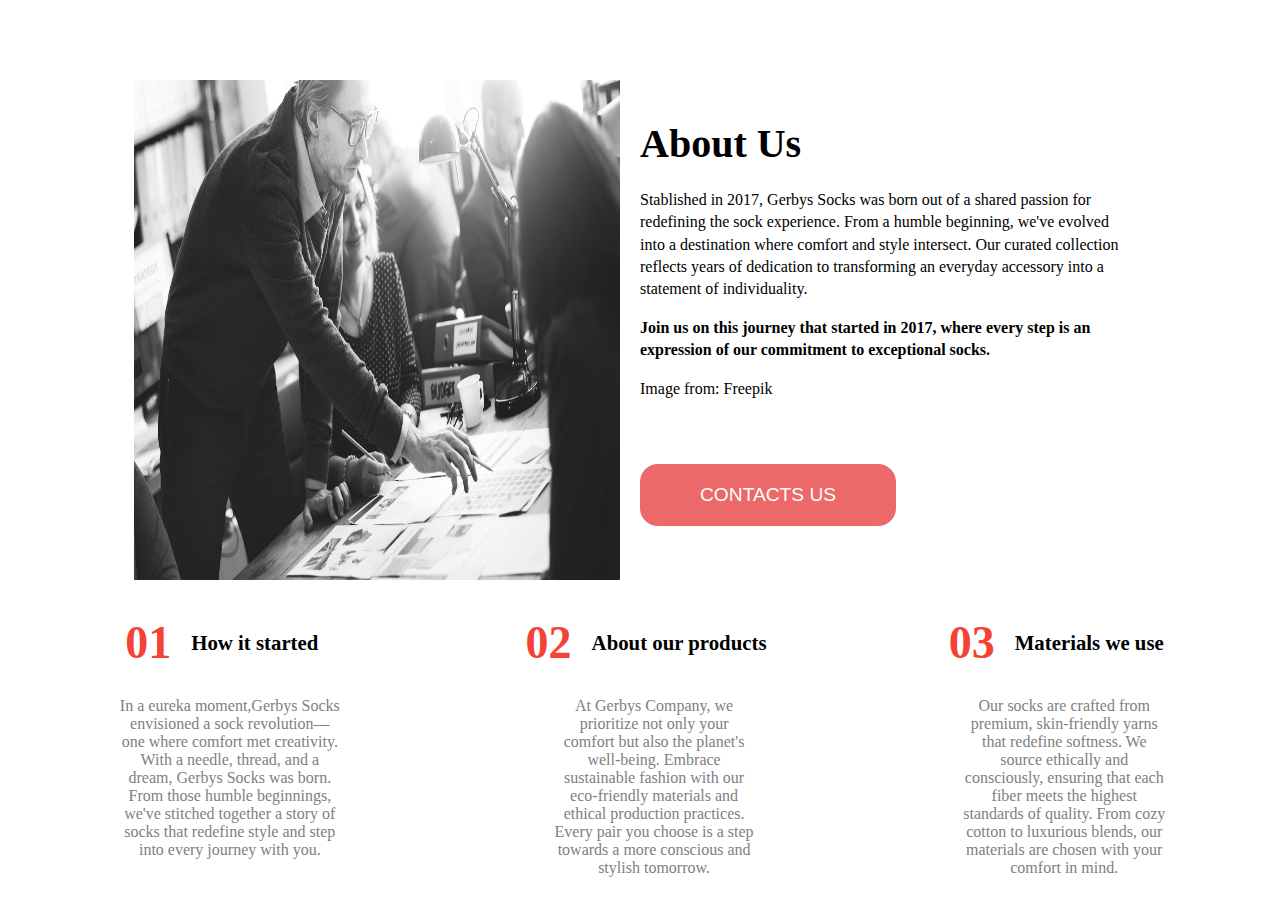
<file: aboutus.html>
<!DOCTYPE html>
<html lang="en">
<head>
    <meta charset="UTF-8">
    <meta name="viewport" content="width=device-width, initial-scale=1.0">
    <title>About Us</title>
   
</head>
<style>
    body {
        font-family: 'Roboto', serif;
    }

    .about-us-page {
        margin-top: 5rem;
    }

    .about-section {
        width: 80%;
        margin: 0 auto;
        display: flex;
    }

    .image {
        flex: 1;
    }

    .image img {
        max-width: 100%;
        height: 500px;
    }

    .content {
        flex: 1;
        padding: 20px;
        line-height: 1.4rem;
    }

    h2 {
        font-size: 40px;
    }

    p {
        font-size: 16px;
    }

    strong {
        font-weight: bold;
    }

    .image-link {
        color: black;
    }

    .red-button {
    margin-top: 3rem;
    background-color: rgba(228, 42, 42, 0.7);
    color: white;
    padding: 20px 60px;
    border: none;
    border-radius: 18px;
    cursor: pointer;
    text-transform: uppercase;
    font-size: 1.2rem;
    transition: background-color 0.5s; 
}

.red-button:hover {
    background-color: #ff0000; 
}

    .stats-section {
        margin-top: 2rem;
        display: flex;
        justify-content: space-around;
    }

    .stat {
        text-align: center;
    }

    .number {
        font-size: 46px;
        font-weight: bold;
        color: #f44336;
    }

    .stat-title {
        margin: auto 1rem;
        margin-bottom: 1.4rem;
        font-weight: bold;
        font-size: 1.3rem;
        display: inline-block;
        vertical-align: middle;
    }

    .stat-description {
        width: 50%;
        margin: 1.2rem auto;
        color: #808080FF;
    }
</style>
<body>
    <div class="about-us-page">
        <div class="about-section">
            <div class="image">
                  <img src="companyworking.jpg" alt="Image 1">
            </div>

            <div class="content">
               <h2>About Us</h2>
               <p>Stablished in 2017, Gerbys Socks was born out of a
                shared passion for redefining the sock experience. From a humble beginning, we've evolved into a
                 destination where comfort and style intersect. Our curated collection reflects years of dedication to transforming an everyday 
                 accessory into a statement of individuality.</p>
               <p><strong>Join us on this journey that started in 2017, where every step is an expression of our 
                commitment to exceptional socks.
                </strong></p>
               <p>Image from: <a class="image-link" href="https://www.freepik.com"></a>Freepik</p>
               <button class="red-button"><link rel="stylesheet" href="">Contacts Us</button>
            </div>
         </div>
            <div class="stats-section">
                 <div class="stat">
                    <span class="number">01</span>
                    <span class="stat-title">How it started</span>
                    <p class="stat-description">In a eureka moment,Gerbys Socks envisioned a sock revolution—one where comfort met creativity. With a needle, thread, and a dream, Gerbys Socks was born. From those humble beginnings, we've stitched together a story of socks that redefine style and step into every journey with you.</p>
                 </div>
            
            <div class="stat">
                <span class="number">02</span>
                <span class="stat-title">About our products</span>
                <p class="stat-description">
                    At Gerbys Company, we prioritize not only your comfort but also the planet's well-being. Embrace sustainable fashion with our eco-friendly materials and ethical production practices. Every pair you choose is a step towards a more conscious and stylish tomorrow.
                </p>
                </div>

             <div class="stat">
                <span class="number">03</span>
                <span class="stat-title">Materials we use</span>
                <p class="stat-description">Our socks are crafted from premium, skin-friendly yarns that redefine softness. We source ethically and consciously, ensuring that each fiber meets the highest standards of quality. From cozy cotton to luxurious blends, our materials are chosen with your comfort in mind.</p>
             </div>
        
         </div>
</body>
</html>
</file>
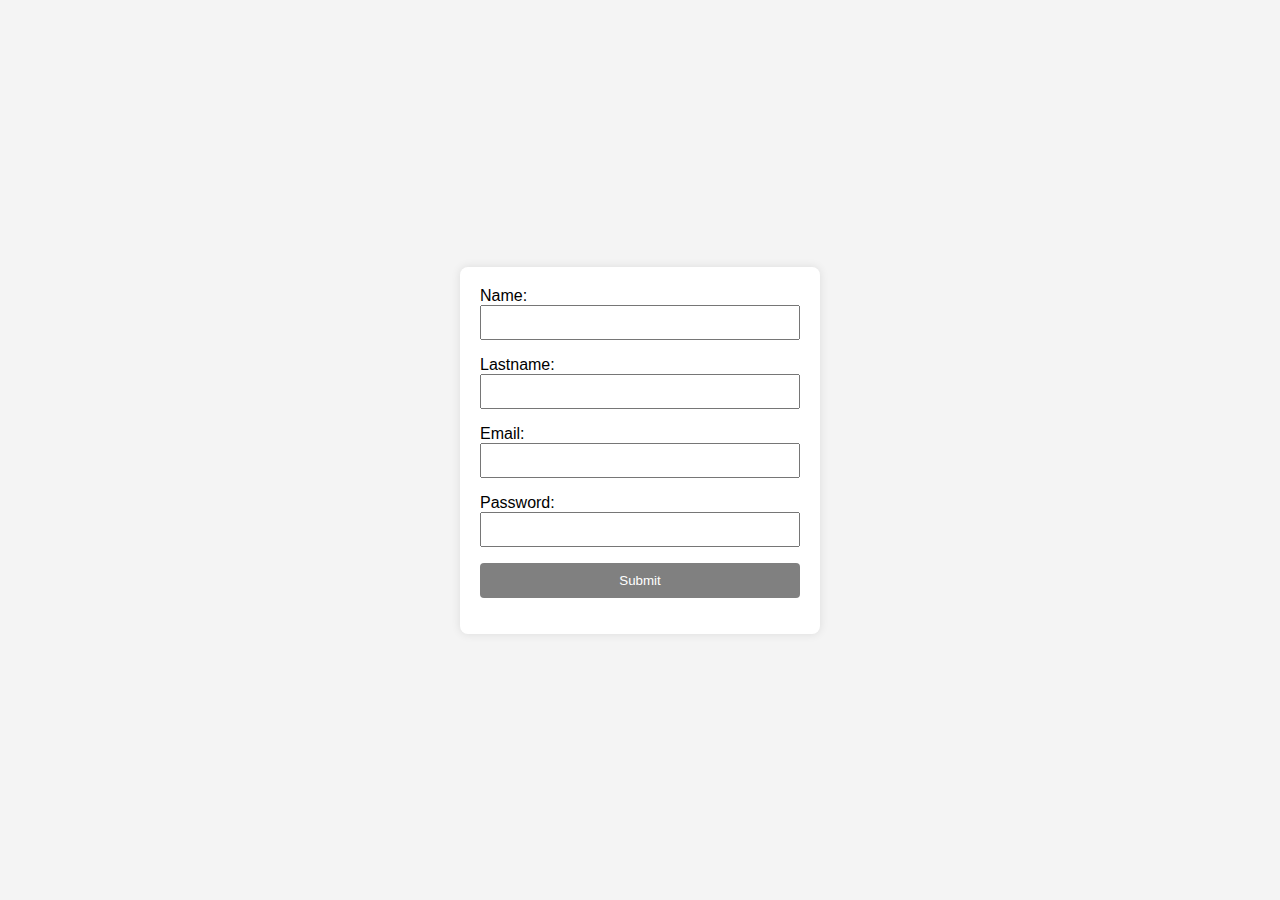
<file: login.html>
<!DOCTYPE html>
<html lang="en">
<head>
    <meta charset="UTF-8">
    <meta name="viewport" content="width=device-width, initial-scale=1.0">
    <title>Log in</title>

    <style>
        body {
            font-family: Arial, sans-serif;
            background-color: #f4f4f4;
            margin: 0;
            display: flex;
            align-items: center;
            justify-content: center;
            height: 100vh;
        }

        form {
            background-color: #fff;
            padding: 20px;
            width: 25%;
            border-radius: 8px;
            box-shadow: 0 0 10px rgba(0, 0, 0, 0.1);
        }

        p {
            margin: 0;
        }

        label {
            display: block;
            margin-bottom: 8px;
        }

        input {
            width: 100%;
            padding: 8px;
            margin-bottom: 16px;
            box-sizing: border-box;
        }

        input[type="submit"] {
            background-color: grey;
            color: white;
            padding: 10px 15px;
            border: none;
            border-radius: 4px;
            cursor: pointer;
        }

        input[type="submit"]:hover {
            background-color: red;
        }

        .error-message {
            color: red;
            margin-top: -10px;
            margin-bottom: 10px;
        }

        .success-message {
            color: rgb(24, 202, 24);
            margin-top: 10px;
            margin-bottom: 10px;
        }
    </style>
</head>

<body>

    <form action="" class="form" onsubmit="return validateForm()">
        <p>Name: <input type="text" id="name"></p>
        <p>Lastname: <input type="text" id="lastname"></p>
        <p>Email: <input type="email" id="email"></p>
        <p>Password: <input type="password" id="password"></p>
        <input type="submit">
    </form>

    <script>
        function validateForm() {
            let name = document.getElementById('name').value;
            let lastname = document.getElementById('lastname').value;
            let email = document.getElementById('email').value;
            let password = document.getElementById('password').value;

            let nameRegex = /^[a-zA-Z\s]+$/;
            if (!nameRegex.test(name)) {
                alert('Please enter a valid name.');
                return false;
            }

            let lastnameRegex = /^[a-zA-Z\s]+$/;
            if (!lastnameRegex.test(lastname)) {
                alert('Please enter a valid lastname.');
                return false;
            }

            let emailRegex = /^[^\s@]+@[^\s@]+\.[^\s@]+$/;
            if (!emailRegex.test(email)) {
                alert('Please enter a valid email address');
                return false;
            }

            if (password.length < 6) {
                alert('Password must be at least 6 characters long');
                return false;
            }

            
            displaySuccessMessage();

            
            return false;
        }

        function displaySuccessMessage() {
          
            let successMessage = document.createElement('p');
            successMessage.textContent = 'Form submitted successfully!';
            successMessage.className = 'success-message';

            
            let form = document.querySelector('.form');
            form.appendChild(successMessage);
        }
    </script>

</body>
</html>
</file>
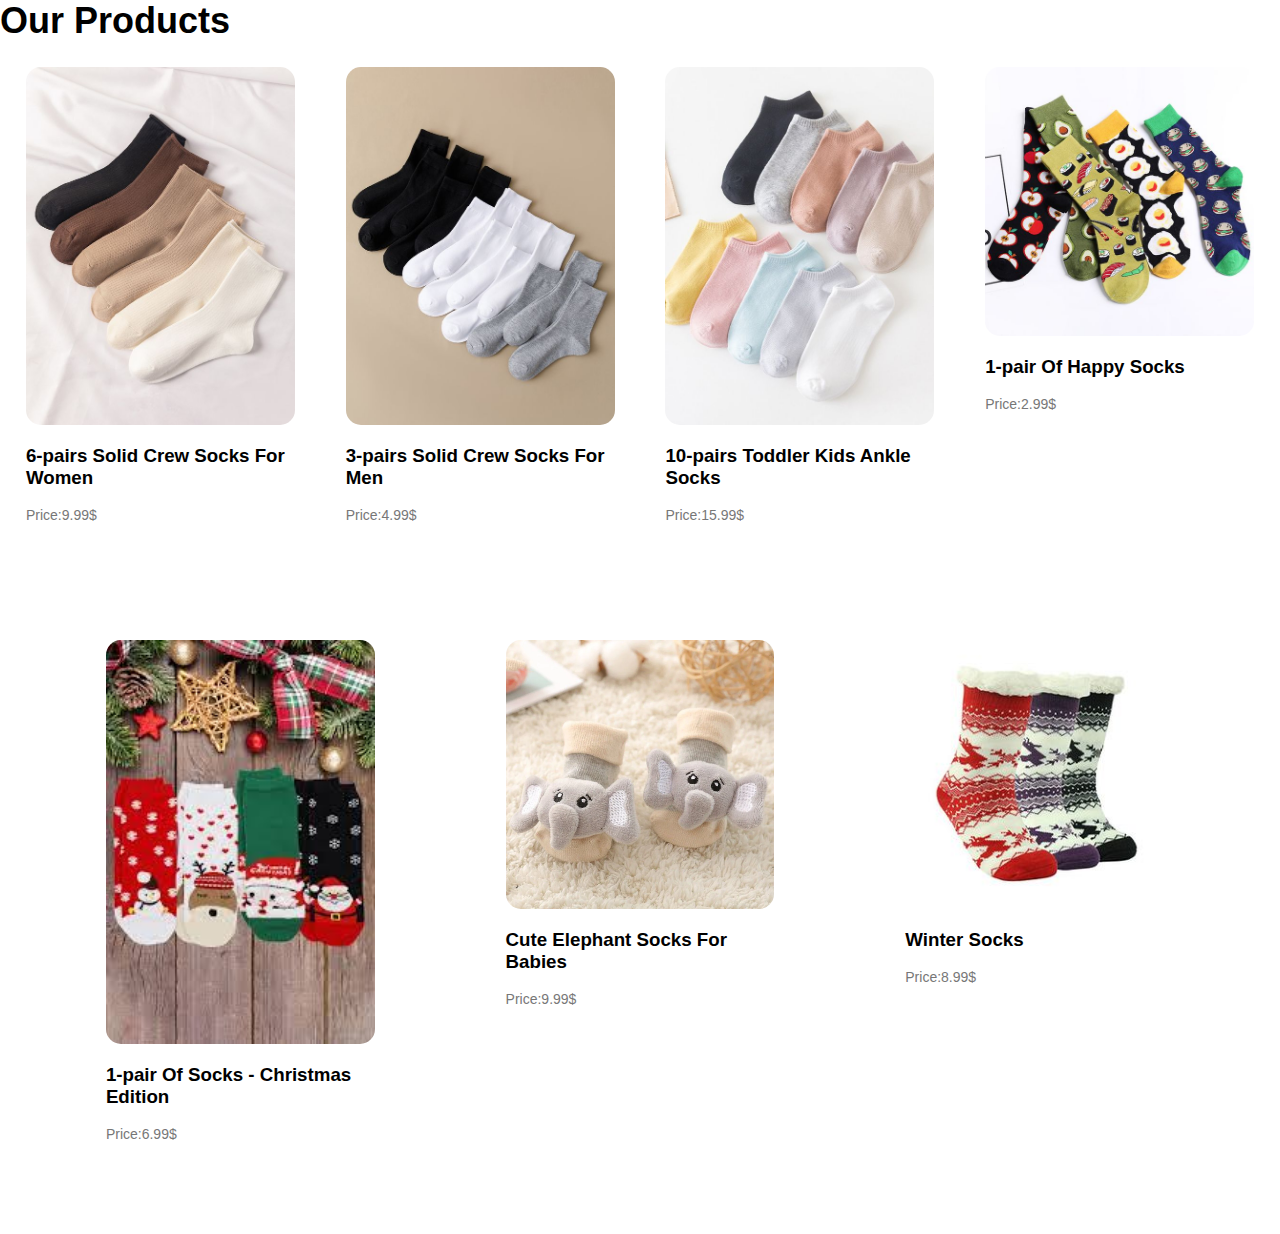
<file: products.html>
<!DOCTYPE html>
<html lang="en">
<head>
    <meta charset="UTF-8">
    <meta name="viewport" content="width=device-width, initial-scale=1.0">
    <title>Products</title>
    <link rel="stylesheet" href="style.css">
</head>
<body>
    <section class="products">
        <h1>Our Products</h1>
        <div class="row1">
          <div class="products-col">
            <img src="basicw.jpg" />
            <h3>6-pairs Solid Crew Socks For Women</h3>
            <p>Price:9.99$</p>
               </div>
          <div class="products-col">
            <img src="whiteblacksocks.jpg" />
            <h3>3-pairs Solid Crew Socks For Men</h3>
            <p>Price:4.99$</p>
          </div>
          <div class="products-col">
            <img src="toddlers.jpg" />
            <h3>10-pairs Toddler Kids Ankle Socks</h3>
            <p>Price:15.99$ </p>
          </div>
          <div class="products-col">
              <img src="funkysocks.jpg" />
              <h3>1-pair Of Happy Socks</h3>
              <p>Price:2.99$ </p>
          </div>
          <div class="products-col">
              <img src="xmas.jpg" />
              <h3>1-pair Of Socks - Christmas Edition</h3>
              <p>Price:6.99$ </p>
              </div>
              <div class="products-col">
                <img src="Elephantsocks.jpg" />
                <h3>Cute Elephant Socks For Babies</h3>
                <p>Price:9.99$ </p>
                </div>
                <div class="products-col">
                  <img src="wintersocks.jpg" />
                  <h3>Winter Socks</h3>
                  <p>Price:8.99$ </p>
          </div>
        </div>
      </section>
</body>
</html>
</file>
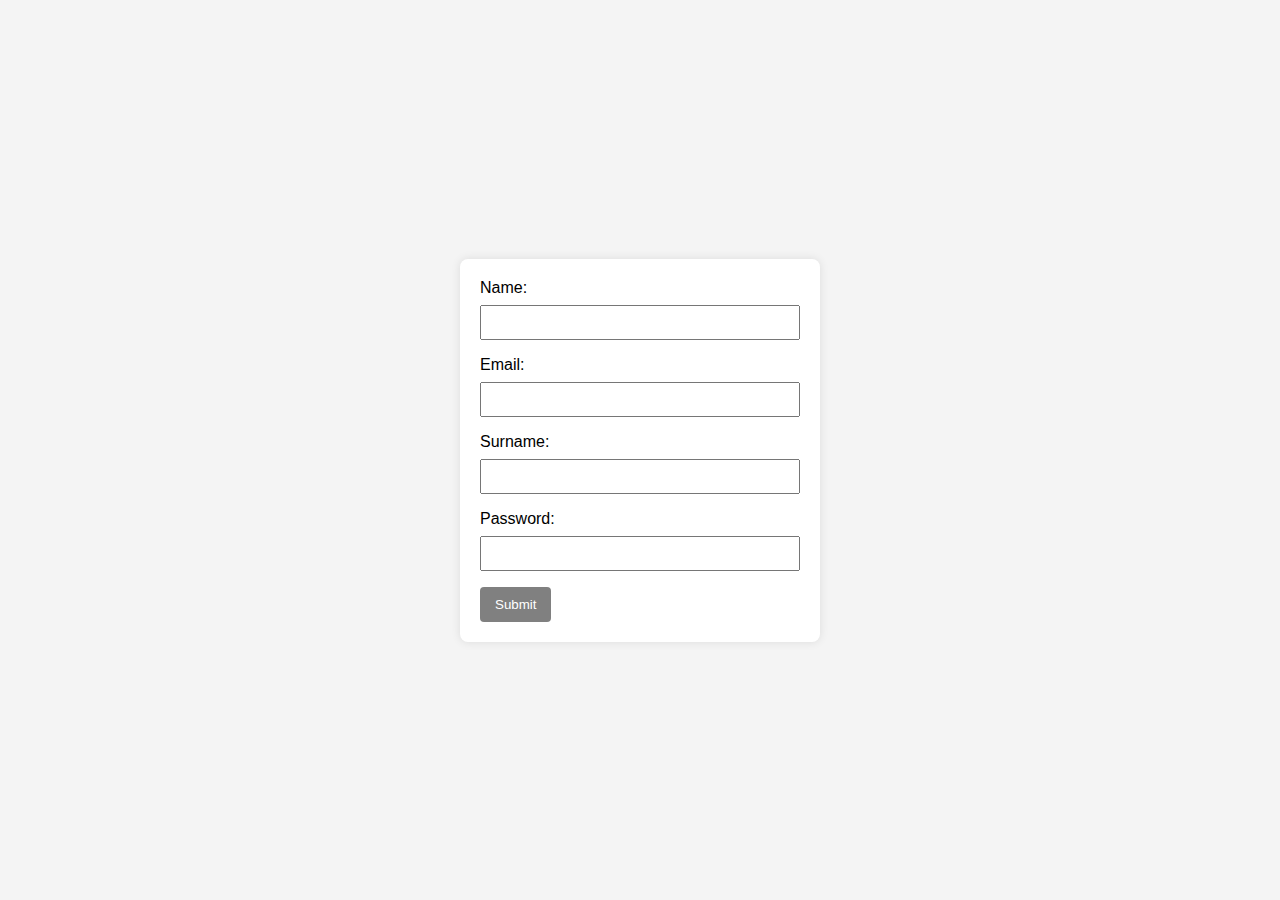
<file: signup.html>
<!DOCTYPE html>
<html lang="en">
<head>
    <meta charset="UTF-8">
    <meta name="viewport" content="width=device-width, initial-scale=1.0">
    <title>Sign Up</title>
    <style>
        body {
            font-family: Arial, sans-serif;
            background-color: #f4f4f4;
            margin: 0;
            display: flex;
            align-items: center;
            justify-content: center;
            height: 100vh;
        }

        form {
            background-color: #fff;
            padding: 20px;
            width: 25%;
            border-radius: 8px;
            box-shadow: 0 0 10px rgba(0, 0, 0, 0.1);
        }

        label {
            display: block;
            margin-bottom: 8px;
        }

        input {
            width: 100%;
            padding: 8px;
            margin-bottom: 16px;
            box-sizing: border-box;
        }

        button {
            background-color: grey;
            color: white;
            padding: 10px 15px;
            border: none;
            border-radius: 4px;
            cursor: pointer;
        }

        button:hover {
            background-color: red;
        }

        .error-message {
            color: red;
            margin-top: -10px;
            margin-bottom: 10px;
        }
    </style>
</head>
<body>
    
<form id="signup">
    <label>Name:</label>
    <input type="text" id="name">
    <div class="error-message" id="nameError"></div>

    <label>Email:</label>
    <input type="text" id="email">
    <div class="error-message" id="emailError"></div>

   
    <label>Surname:</label>
    <input type="text" id="surname">
    <div class="error-message" id="surnameError"></div>

    <label>Password:</label>
    <input type="password" id="password">
    <div class="error-message" id="passwordError"></div>

    
    <button type="button" onclick="validateForm()">Submit</button>
</form>

<script>
    let nameRegex = /^[A-Z][a-z]{3,8}$/;
    let surnameRegex = /^[A-Z][a-z]{3,8}$/; 
    let emailRegex = /[a-zA-Z.-_]+@[a-z]+\.[a-z]{2,3}$/;
    let passwordRegex = /^(?=.*\d)(?=.*[a-z])(?=.*[A-Z]).{6,20}$/; 

    function validateForm(){
        let nameInput = document.getElementById('name');
        let nameError = document.getElementById('nameError');
        let surnameInput = document.getElementById('surname');
        let surnameError = document.getElementById('surnameError');
        let emailInput = document.getElementById('email');
        let emailError = document.getElementById('emailError');
        let passwordInput = document.getElementById('password');
        let passwordError = document.getElementById('passwordError');

        nameError.innerText = '';
        surnameError.innerText = '';
        emailError.innerText = '';
        passwordError.innerText = '';

        if(!nameRegex.test(nameInput.value)){
            nameError.innerText = 'Invalid name';
            return;
        }
        if(!surnameRegex.test(surnameInput.value)){
            surnameError.innerText = 'Invalid surname';
            return;
        }
        if(!emailRegex.test(emailInput.value)){
            emailError.innerText = 'Invalid email';
            return;
        }
        if(!passwordRegex.test(passwordInput.value)){
            passwordError.innerText = 'Invalid password';
            return;
        }

        alert('Form submitted successfully!');
    }
</script>
</body>
</html>
</file>
<file: style.css>
* {
  margin: 0;
  padding: 0;
  font-family: "Poppins", sans-serif;
}

.header {
  min-height: 100vh;
  width: 100%;
  background-image: url(wallpaper.jpg);
  background-position: center;
  background-size: cover;
  position: relative;
}

nav {
  display: flex;
  padding: 2% 6%;
  justify-content: space-between;
  align-items: center;
}

nav img {
  width: 165px;
}

.nav-links {
  flex: 1;
  text-align: right;
}

.nav-links ul li {
  list-style-type: none;
  display: inline-block;
  padding: 8px 12px;
  position: relative;
}

.nav-links ul li a {
  color: gray;
  text-decoration: none;
  font-size: 13px;
}

.nav-links ul li::after {
  content: "";
  width: 0%;
  height: 2px;
  background: #f44336;
  display: block;
  margin: auto;
  transition: 0.5s;
}

.nav-links ul li:hover::after {
  width: 100%;
}
.text-box {
  width: 90%;
  color: #fff;
  position: absolute;
  top: 50%;
  left: 50%;
  transform: translate(-50%, -50%);
  text-align: center;
}
.text-box h1 {
  font-size: 62px;
  color: gray;
}
.text-box p {
  margin: 10px 0 40px;
  font-size: 14px;
  color: #777;
}
.hero-btn {
  display: inline-block;
  text-decoration: gray;
  color: #fff;
  border: 1px solid gray;
  padding: 12px 34px;
  font-size: 13px;
  background: transparent;
  position: relative;
  cursor: pointer;
  transition: 1s;
}

.hero-btn:hover {
  border: 1px solid #f44336;
  background: #f44336;
  transition: ease-in-out 1s;
}

.hero-btn.red {
  border: 1px solid #f44336;
  background: #f44336;
}
nav .fa {
  display: none;
}

.offer {
  width: 80%;
  margin: auto;
  text-align: center;
  padding-top: 100px;
}

h1 {
  font-size: 36px;
  font-weight: 600;
}

p {
  color: #777;
  font-size: 14px;
  font-weight: 300;
  line-height: 22px;
  padding: 10px;
}

.row {
  margin-top: 5%;
  display: flex;
  justify-content: space-between;
}

.offer-col {
  flex-basis: 31%;
  background: #fff3f3;
  border-radius: 10px;
  margin-bottom: 5%;
  padding: 20px 12px;
  box-sizing: border-box;
  transition: 0.5s;
}

h3 {
  text-align: center;
  font-weight: 600;
  margin: 10px 0;
}

.offer-col:hover {
  box-shadow: 0 0 20px 0px rgba(0, 0, 0, 0.2);
}

.place {
  width: 80%;
  margin: auto;
  text-align: center;
  padding-top: 50px;

  }
  
  .place-col {
    flex-basis: 32%;
    border-radius: 10px;
    margin-bottom: 30px;
    position: relative;
    overflow: hidden;
    display: flex;
    justify-content: center;
    align-content: center;
  }
  
  .place-col img {
    width: 100%;
    display: block;
  }
  
  .layer {
    background: transparent;
    height: 100%;
    width: 100%;
    position: absolute;
    top: 0;
    left: 0;
    transition: 0.5s;
  }
  
  .layer:hover {
    background: rgba(226, 0, 0, 0.7);
  }
  
  .layer h3 {
    width: 100%;
    font-weight: 500;
    color: #fff;
    font-size: 26px;
    bottom: 0;
    left: 50%;
    transform: translateX(-50%);
    position: absolute;
    opacity: 0;
    transition: 0.5s;
  }
  
  .layer:hover h3 {
    bottom: 49%;
    opacity: 1;
  }
  
  .products-col {
    flex-basis: 21%;
    border-radius: 10px;
    margin-bottom: 5%;
    padding:25px;
    text-align: left;
    display: block;
  }
  .products-col img {
    width: 100%;
    border-radius: 15px;
  }
  
  .products-col p {
    padding: 0;
  }
  
  .products-col h3 {
    margin-top: 16px;
    margin-bottom: 15px;
    text-align: left;
  }
  
  .testimonials {
    width: 80%;
    margin: auto;
    padding-top: 100px;
    text-align: center;
  }
  
  .testimonial-col {
    flex-basis: 44%;
    border-radius: 10px;
    margin-bottom: 5%;
    text-align: left;
    background: #fff3f3;
    padding: 25px;
    cursor: pointer;
    display: flex;
  }
  
  .testimonial-col img {
    height: 40px;
    margin-left: 5px;
    margin-right: 30px;
    border-radius: 50%;
  }
  
  .testimonial-col p {
    padding: 0;
  }
  
  .testimonial-col h3 {
    margin-top: 15px;
    text-align: left;
  }
  
  .testimonial-col .fa {
    color: #f44336;
  }
  
  .cta {
    margin: 100px auto;
    width: 80%;
    background-image: linear-gradient(rgba(0, 0, 0, 0.7), rgba(0, 0, 0, 0.7)),
      url(images/banner2.jpg);
    background-position: center;
    background-size: cover;
    border-radius: 10px;
    text-align: center;
    padding: 100px 0;
  }
  
  .cta h1 {
    color: #fff;
    margin-bottom: 40px;
    padding: 0;
  }
  
  .footer {
    width: 100%;
    text-align: center;
    padding: 30px 0;
  }
  .footer h4 {
    margin-bottom: 25px;
    margin-top: 20px;
    font-weight: 600;
  }

.icons i {
  color: #f44336;
  margin: 0 13px;
  cursor: pointer;
  padding: 18px 0;
}
.heart-p i,
.stars i {
  color: #f44336;
}
.fa-heart-o {
  color: #f44336;
}

  .row1{
  display: flex;
  flex-wrap: wrap;
  justify-content: space-evenly;
  }
  
  #slider-container {
    overflow: hidden;
    width: 500px; 
    margin: 0 auto; 
}

#slider {
overflow: hidden;
}

#slider figure {
  position: relative;
  width: 500%; 
  margin: 0;
  left: 0;
  animation: 20s slider infinite;
}

#slider figure img {
  float: left;
  width: 500px;  
  height: 300px; 
}

@keyframes slider {
0% {
    left: 0;
}
20% {
    left: 0;
}
25% {
    left: -100%;
}
45% {
    left: -100%;
}
50% {
    left: -200%;
}
70% {
    left: -200%;
}
75% {
    left: -300%;
}
95% {
    left: -300%;
}
100% {
    left: 0;
}
}
</file>
